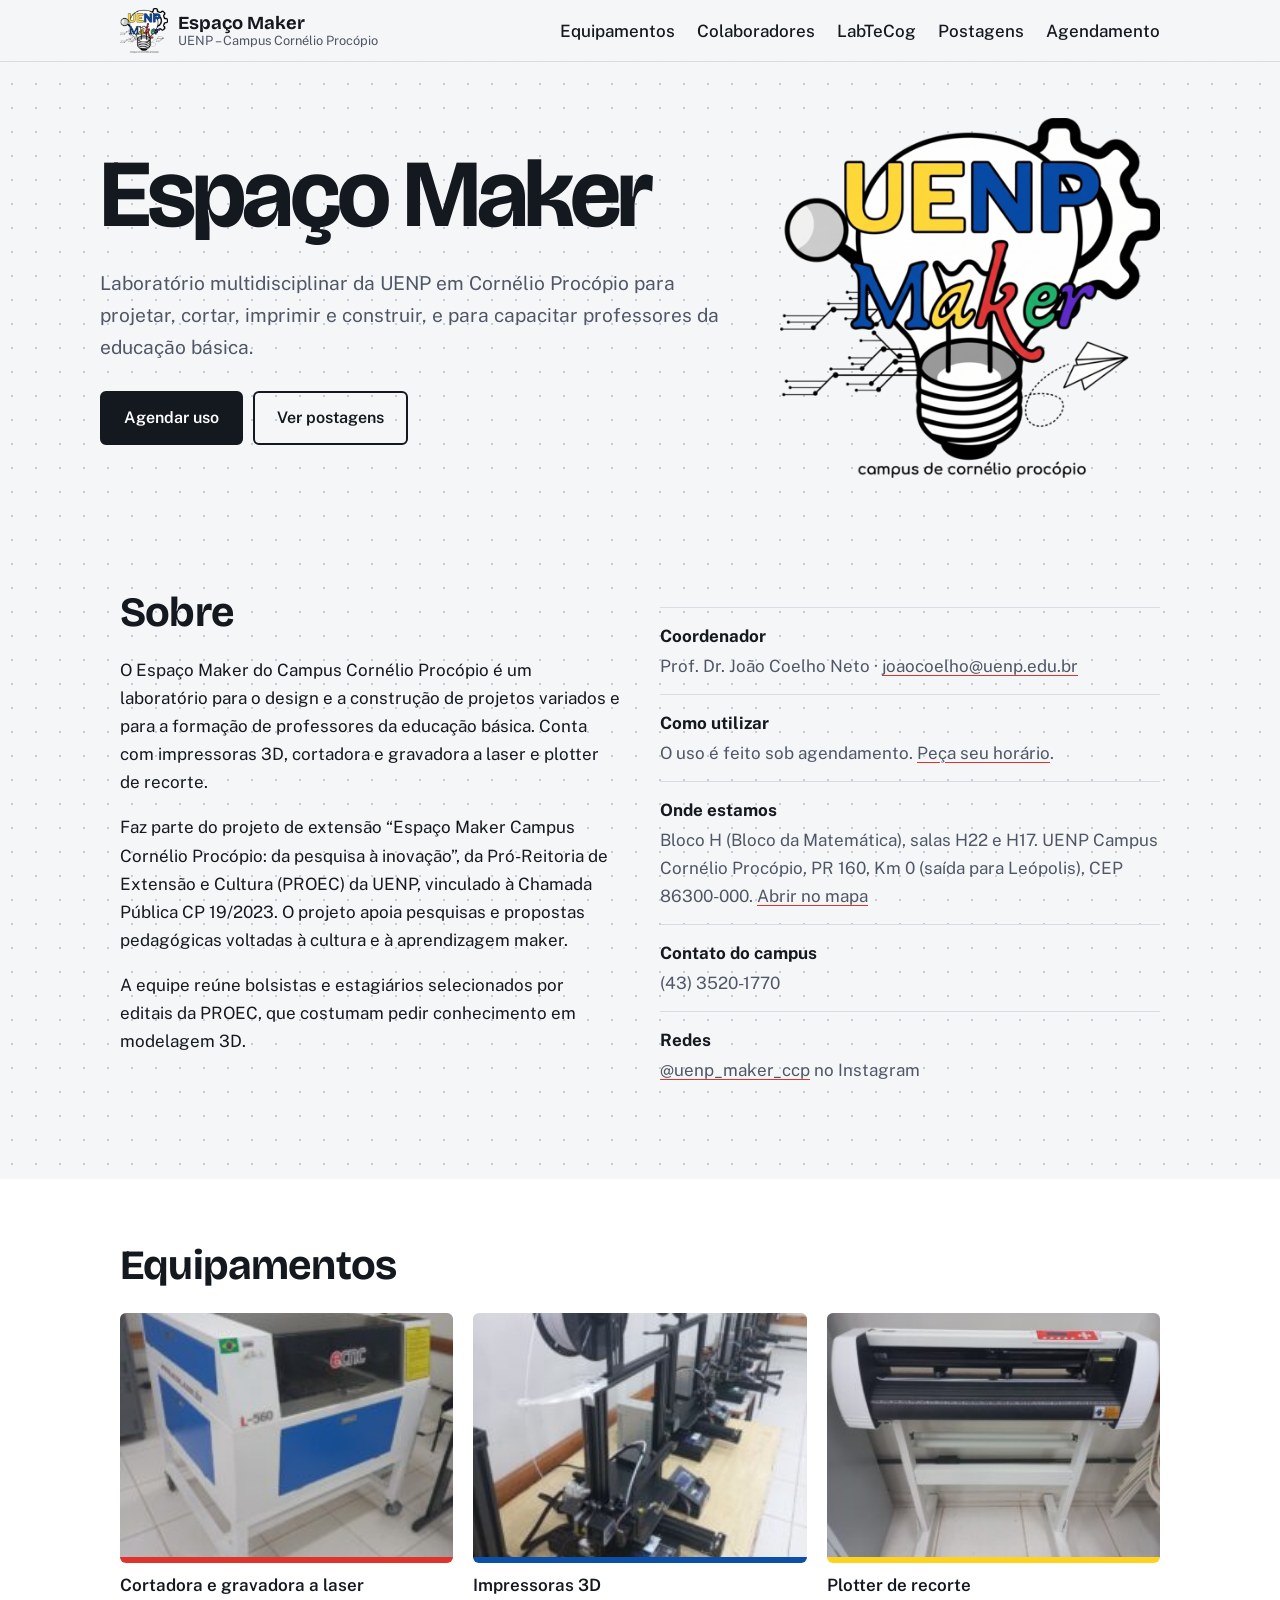
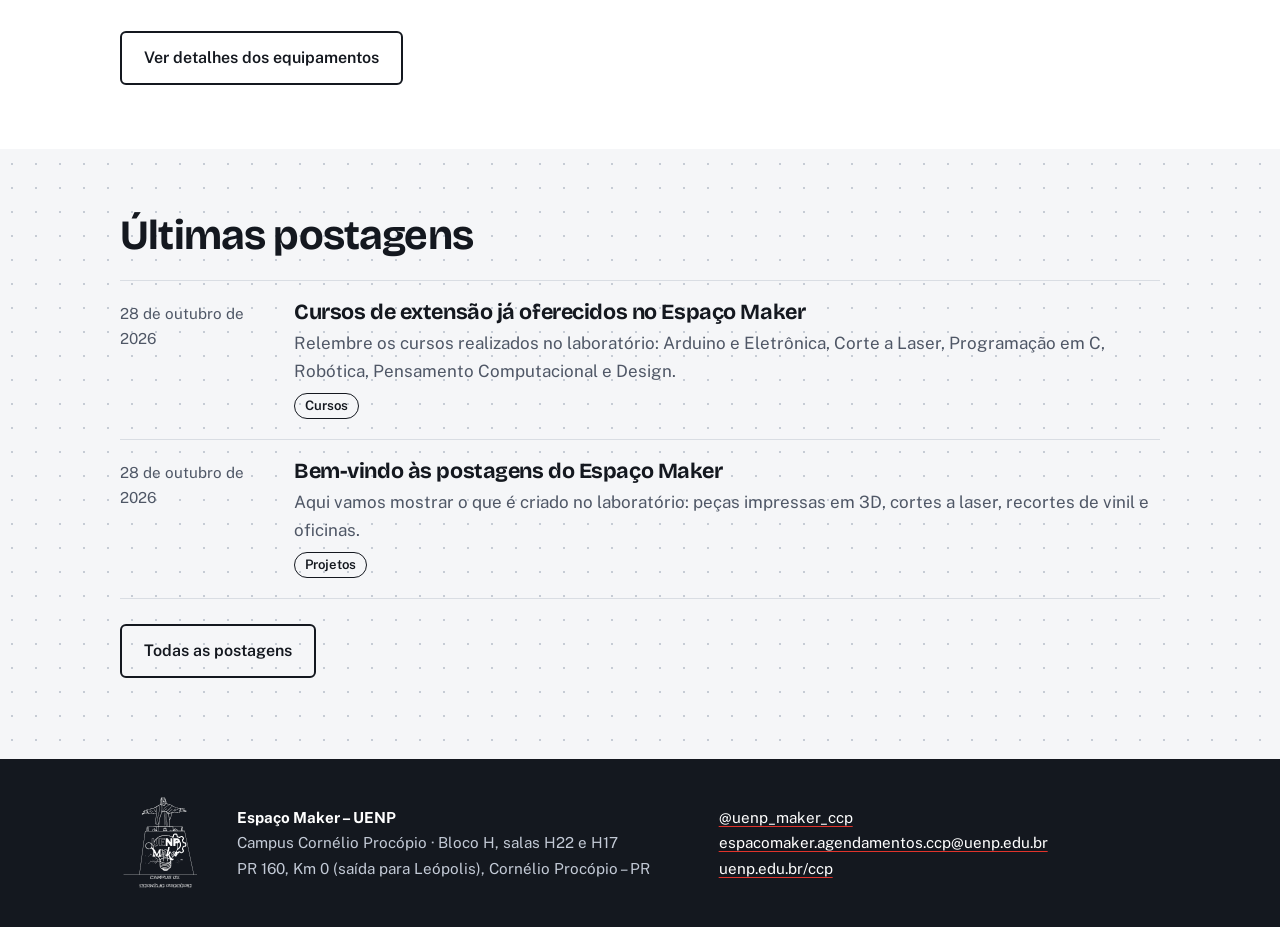
<file: index.html>
<!doctype html>
<html lang="pt-BR">

<head>
  <meta charset="utf-8" />
  <meta name="viewport" content="width=device-width, initial-scale=1" />
  <title>Espaço Maker – UENP Campus Cornélio Procópio</title>
  <meta name="description"
    content="Laboratório multidisciplinar da UENP em Cornélio Procópio com impressoras 3D, cortadora e gravadora a laser e plotter de recorte. Uso sob agendamento." />
  <meta property="og:title" content="Espaço Maker – UENP Campus Cornélio Procópio" />
  <meta property="og:description"
    content="Laboratório multidisciplinar da UENP em Cornélio Procópio com impressoras 3D, cortadora e gravadora a laser e plotter de recorte. Uso sob agendamento." />
  <meta property="og:image" content="assets/img/logo.png" />
  <link rel="icon" href="assets/img/favicon.png" />
  <link rel="preconnect" href="https://fonts.googleapis.com" />
  <link rel="preconnect" href="https://fonts.gstatic.com" crossorigin />
  <link
    href="https://fonts.googleapis.com/css2?family=Bricolage+Grotesque:wght@500;700;800&family=Public+Sans:wght@400;500;600;700&display=swap"
    rel="stylesheet" />
  <link rel="stylesheet" href="assets/style.css" />
</head>

<body>
  <header class="top" id="topo"></header>
  <main>
    <div class="wrap hero">
      <div>
        <h1>Espaço Maker</h1>
        <p>
          Laboratório multidisciplinar da UENP em Cornélio Procópio para
          projetar, cortar, imprimir e construir, e para capacitar professores
          da educação básica.
        </p>
        <a class="btn main" href="agendamento.html">Agendar uso</a><a class="btn" href="postagens/">Ver postagens</a>
      </div>
      <img src="assets/img/logo.png" alt="Logo UENP Maker: lâmpada com engrenagem e avião de papel" width="440"
        height="416" />
    </div>

    <section id="sobre">
      <div class="wrap cols">
        <div>
          <h2>Sobre</h2>
          <p>
            O Espaço Maker do Campus Cornélio Procópio é um laboratório para o
            design e a construção de projetos variados e para a formação de
            professores da educação básica. Conta com impressoras 3D,
            cortadora e gravadora a laser e plotter de recorte.
          </p>
          <p>
            Faz parte do projeto de extensão “Espaço Maker Campus Cornélio
            Procópio: da pesquisa à inovação”, da Pró-Reitoria de Extensão e
            Cultura (PROEC) da UENP, vinculado à Chamada Pública CP 19/2023. O
            projeto apoia pesquisas e propostas pedagógicas voltadas à cultura
            e à aprendizagem maker.
          </p>
          <p>
            A equipe reúne bolsistas e estagiários selecionados por editais da
            PROEC, que costumam pedir conhecimento em modelagem 3D.
          </p>
        </div>
        <dl class="facts">
          <div>
            <dt>Coordenador</dt>
            <dd>
              Prof. Dr. João Coelho Neto ·
              <a href="mailto:joaocoelho@uenp.edu.br">joaocoelho@uenp.edu.br</a>
            </dd>
          </div>
          <div>
            <dt>Como utilizar</dt>
            <dd>
              O uso é feito sob agendamento.
              <a href="agendamento.html">Peça seu horário</a>.
            </dd>
          </div>
          <div>
            <dt>Onde estamos</dt>
            <dd>
              Bloco H (Bloco da Matemática), salas H22 e H17. UENP Campus
              Cornélio Procópio, PR 160, Km 0 (saída para Leópolis), CEP
              86300-000.
              <a href="https://www.google.com/maps/search/?api=1&amp;query=UENP+Campus+Cornélio+Procópio">Abrir no
                mapa</a>
            </dd>
          </div>
          <div>
            <dt>Contato do campus</dt>
            <dd>(43) 3520-1770</dd>
          </div>
          <div>
            <dt>Redes</dt>
            <dd>
              <a href="https://www.instagram.com/uenp_maker_ccp/">@uenp_maker_ccp</a>
              no Instagram
            </dd>
          </div>
        </dl>
      </div>
    </section>

    <section style="background: #fff">
      <div class="wrap">
        <h2>Equipamentos</h2>
        <div class="thumbs">
          <a href="equipamentos.html" style="--k: var(--m)"><img src="assets/img/cortadora-laser.jpg" alt="" width="225"
              height="300" loading="lazy" />Cortadora e gravadora a laser</a>
          <a href="equipamentos.html" style="--k: var(--c)"><img src="assets/img/impressora-3d.jpg" alt="" width="225"
              height="300" loading="lazy" />Impressoras 3D</a>
          <a href="equipamentos.html" style="--k: var(--y)"><img src="assets/img/plotter.jpg" alt="" width="300"
              height="225" loading="lazy" />Plotter de recorte</a>
        </div>
        <a class="btn" href="equipamentos.html">Ver detalhes dos equipamentos</a>
      </div>
    </section>

    <section>
      <div class="wrap">
        <h2>Últimas postagens</h2>
        <div class="posts" id="lista-posts" data-limit="3"></div>
        <p><a class="btn" href="postagens/">Todas as postagens</a></p>
      </div>
    </section>
  </main>
  <footer id="rodape"></footer>
  <script src="postagens/posts.js"></script>
  <script src="assets/site.js"></script>
</body>

</html>
</file>
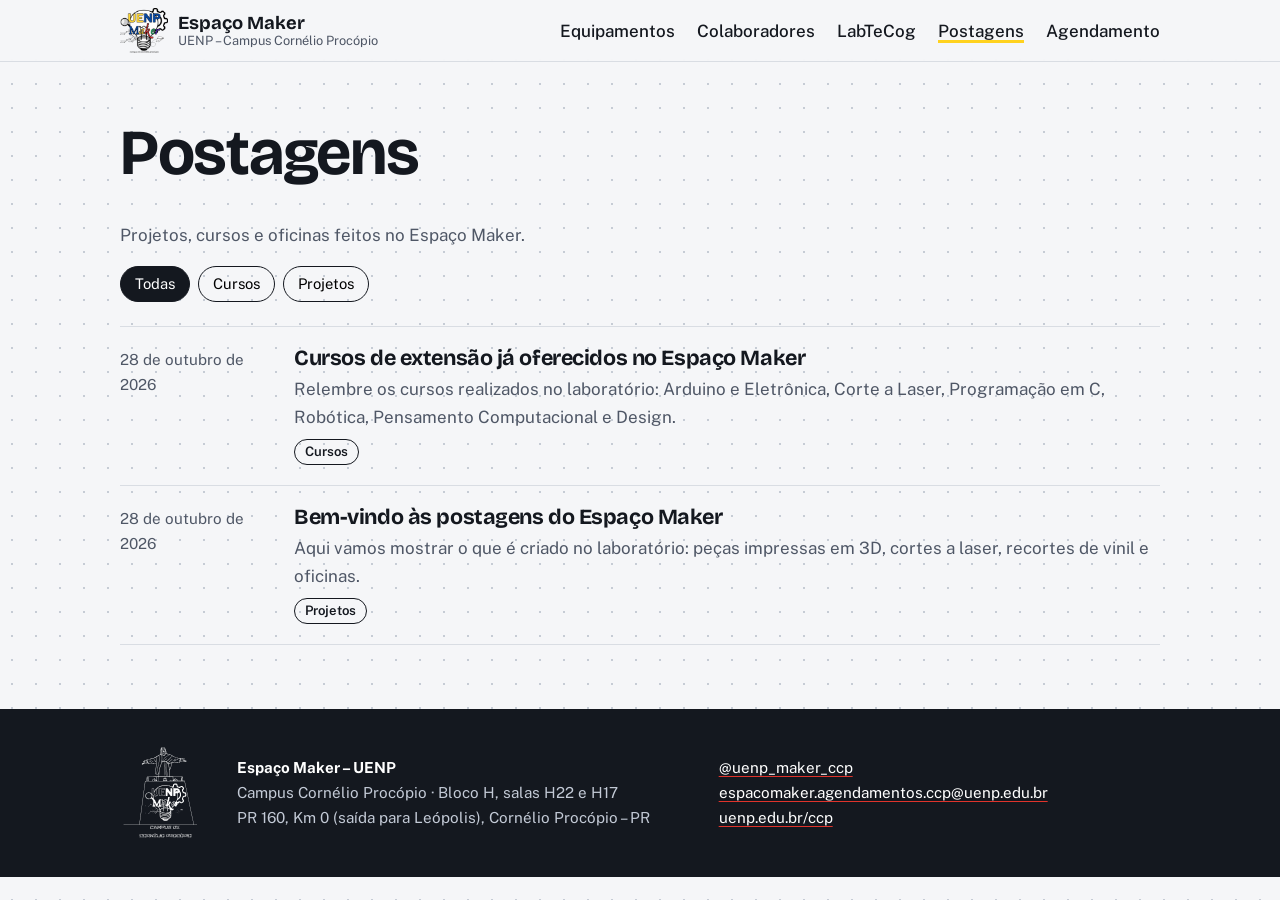
<file: postagens/index.html>
<!doctype html>
<html lang="pt-BR">
<head>
<meta charset="utf-8">
<meta name="viewport" content="width=device-width, initial-scale=1">
<title>Postagens – Espaço Maker UENP Cornélio Procópio</title>
<meta name="description" content="Projetos, cursos e oficinas feitos no Espaço Maker da UENP – Campus Cornélio Procópio.">
<link rel="icon" href="../assets/img/favicon.png">
<link rel="preconnect" href="https://fonts.googleapis.com"><link rel="preconnect" href="https://fonts.gstatic.com" crossorigin>
<link href="https://fonts.googleapis.com/css2?family=Bricolage+Grotesque:wght@500;700;800&family=Public+Sans:wght@400;500;600;700&display=swap" rel="stylesheet">
<link rel="stylesheet" href="../assets/style.css">
</head>
<body data-root="../">
<header class="top" id="topo"></header>
<main class="wrap" style="padding-top:56px;padding-bottom:64px">
  <h1 style="font-size:clamp(2.4rem,7vw,4rem)">Postagens</h1>
  <p style="color:var(--muted);max-width:36em">Projetos, cursos e oficinas feitos no Espaço Maker.</p>
  <div class="chips" id="filtros" role="group" aria-label="Filtrar por categoria"></div>
  <div class="posts" id="lista-posts"></div>
</main>
<footer id="rodape"></footer>
<script src="posts.js"></script>
<script src="../assets/site.js"></script>
</body>
</html>
</file>
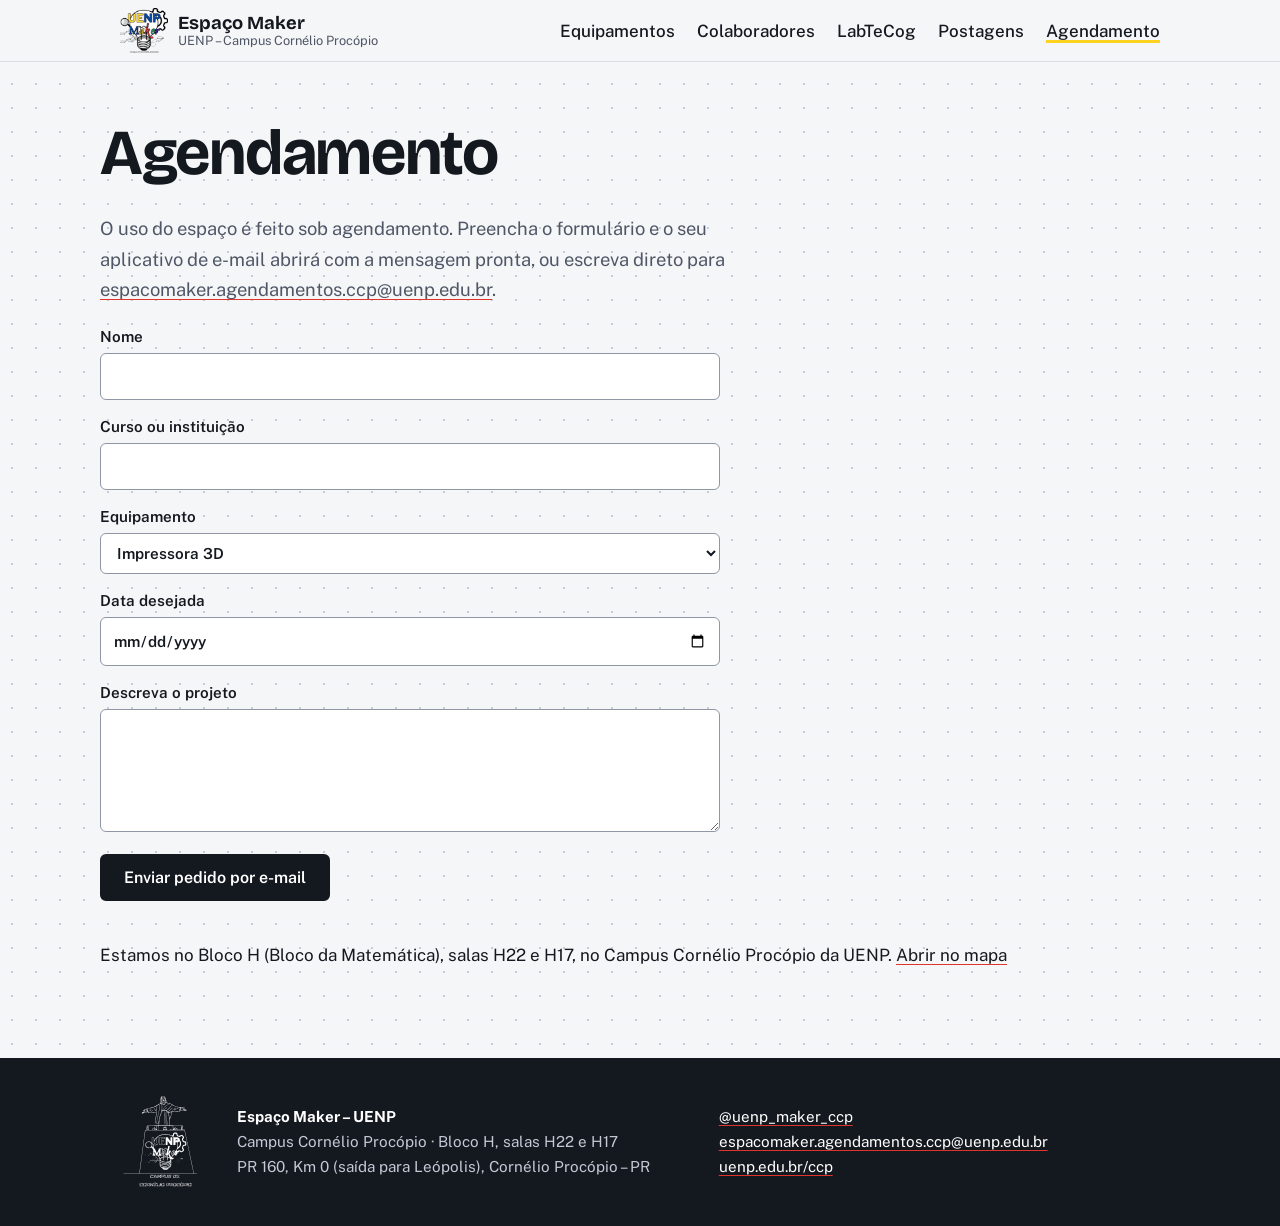
<file: agendamento.html>
<!doctype html>
<html lang="pt-BR">

<head>
  <meta charset="utf-8" />
  <meta name="viewport" content="width=device-width, initial-scale=1" />
  <title>Agendamento – Espaço Maker UENP Cornélio Procópio</title>
  <meta name="description"
    content="Como agendar o uso do Espaço Maker da UENP em Cornélio Procópio: formulário e e-mail de contato." />
  <meta property="og:title" content="Agendamento – Espaço Maker UENP Cornélio Procópio" />
  <meta property="og:description"
    content="Como agendar o uso do Espaço Maker da UENP em Cornélio Procópio: formulário e e-mail de contato." />
  <meta property="og:image" content="assets/img/logo.png" />
  <link rel="icon" href="assets/img/favicon.png" />
  <link rel="preconnect" href="https://fonts.googleapis.com" />
  <link rel="preconnect" href="https://fonts.gstatic.com" crossorigin />
  <link
    href="https://fonts.googleapis.com/css2?family=Bricolage+Grotesque:wght@500;700;800&family=Public+Sans:wght@400;500;600;700&display=swap"
    rel="stylesheet" />
  <link rel="stylesheet" href="assets/style.css" />
</head>

<body>
  <header class="top" id="topo"></header>
  <main>
    <div class="wrap page">
      <h1>Agendamento</h1>
      <p class="lead">
        O uso do espaço é feito sob agendamento. Preencha o formulário e o seu
        aplicativo de e-mail abrirá com a mensagem pronta, ou escreva direto
        para
        <a href="mailto:espacomaker.agendamentos.ccp@uenp.edu.br">espacomaker.agendamentos.ccp@uenp.edu.br</a>.
      </p>
      <form id="agenda">
        <label>Nome<input name="nome" required autocomplete="name" /></label>
        <label>Curso ou instituição<input name="inst" required /></label>
        <label>Equipamento
          <select name="equip">
            <option>Impressora 3D</option>
            <option>Cortadora e gravadora a laser</option>
            <option>Plotter de recorte</option>
            <option>Mais de um / não sei ainda</option>
          </select>
        </label>
        <label>Data desejada<input name="data" type="date" /></label>
        <label>Descreva o projeto<textarea name="desc" rows="4" required></textarea>
        </label>
        <div>
          <button class="btn main" type="submit">
            Enviar pedido por e-mail
          </button>
        </div>
      </form>
      <p style="margin-top: 40px">
        Estamos no Bloco H (Bloco da Matemática), salas H22 e H17, no Campus
        Cornélio Procópio da UENP.
        <a href="https://www.google.com/maps/search/?api=1&amp;query=UENP+Campus+Cornélio+Procópio">Abrir no mapa</a>
      </p>
    </div>
  </main>
  <footer id="rodape"></footer>
  <script src="assets/site.js"></script>
</body>

</html>
</file>
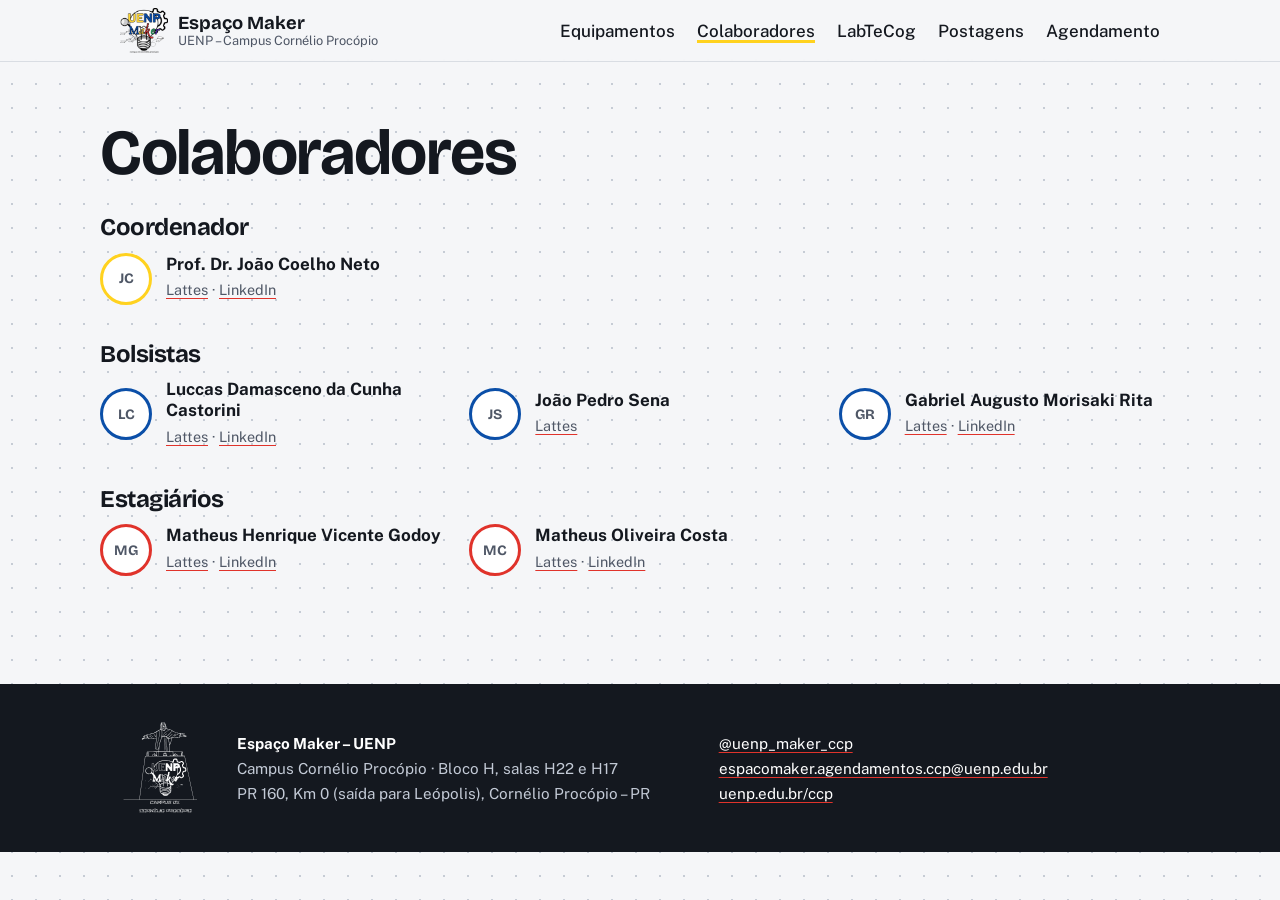
<file: colaboradores.html>
<!doctype html>
<html lang="pt-BR">

<head>
  <meta charset="utf-8" />
  <meta name="viewport" content="width=device-width, initial-scale=1" />
  <title>Colaboradores – Espaço Maker UENP Cornélio Procópio</title>
  <meta name="description"
    content="Coordenador, bolsistas e estagiários do Espaço Maker da UENP em Cornélio Procópio." />
  <meta property="og:title" content="Colaboradores – Espaço Maker UENP Cornélio Procópio" />
  <meta property="og:description"
    content="Coordenador, bolsistas e estagiários do Espaço Maker da UENP em Cornélio Procópio." />
  <meta property="og:image" content="assets/img/logo.png" />
  <link rel="icon" href="assets/img/favicon.png" />
  <link rel="preconnect" href="https://fonts.googleapis.com" />
  <link rel="preconnect" href="https://fonts.gstatic.com" crossorigin />
  <link
    href="https://fonts.googleapis.com/css2?family=Bricolage+Grotesque:wght@500;700;800&family=Public+Sans:wght@400;500;600;700&display=swap"
    rel="stylesheet" />
  <link rel="stylesheet" href="assets/style.css" />
</head>

<body>
  <header class="top" id="topo"></header>
  <main>
    <div class="wrap page">
      <h1>Colaboradores</h1>
      <h2 style="font-size: 1.5rem">Coordenador</h2>
      <div class="team">
        <div class="person" style="--k: var(--y)">
          <span class="av" aria-hidden="true">JC</span>
          <div>
            <b>Prof. Dr. João Coelho Neto</b><span><a href="http://lattes.cnpq.br/2482014486805534">Lattes</a> ·
              <a href="https://www.linkedin.com/in/joao-coelho-neto-29659823a/">LinkedIn</a></span>
          </div>
        </div>
      </div>
      <h2 style="font-size: 1.5rem">Bolsistas</h2>
      <div class="team">
        <div class="person" style="--k: var(--c)">
          <span class="av" aria-hidden="true">LC</span>
          <div>
            <b>Luccas Damasceno da Cunha Castorini</b><span><a href="http://lattes.cnpq.br/8681072297497899">Lattes</a>
              ·
              <a href="https://www.linkedin.com/in/castorini/">LinkedIn</a></span>
          </div>
        </div>
        <div class="person" style="--k: var(--c)">
          <span class="av" aria-hidden="true">JS</span>
          <div>
            <b>João Pedro Sena</b><span><a href="http://lattes.cnpq.br/0050478504048029">Lattes</a></span>
          </div>
        </div>
        <div class="person" style="--k: var(--c)">
          <span class="av" aria-hidden="true">GR</span>
          <div>
            <b>Gabriel Augusto Morisaki Rita</b><span><a href="http://lattes.cnpq.br/4289583292982108">Lattes</a> ·
              <a href="https://www.linkedin.com/in/gasakiri/">LinkedIn</a></span>
          </div>
        </div>
      </div>
      <h2 style="font-size: 1.5rem">Estagiários</h2>
      <div class="team">
        <div class="person" style="--k: var(--m)">
          <span class="av" aria-hidden="true">MG</span>
          <div>
            <b>Matheus Henrique Vicente Godoy</b><span><a href="http://lattes.cnpq.br/0611920686521852">Lattes</a> ·
              <a href="https://www.linkedin.com/in/matheus-henrique-vicente-godoy-87b0243ab/">LinkedIn</a></span>
          </div>
        </div>
        <div class="person" style="--k: var(--m)">
          <span class="av" aria-hidden="true">MC</span>
          <div>
            <b>Matheus Oliveira Costa</b><span><a href="https://lattes.cnpq.br/1109245377366121">Lattes</a> ·
              <a href="https://www.linkedin.com/in/matheus-oliveira-costa-9b81352b0/">LinkedIn</a></span>
          </div>
        </div>
      </div>
    </div>
  </main>
  <footer id="rodape"></footer>
  <script src="assets/site.js"></script>
</body>

</html>
</file>
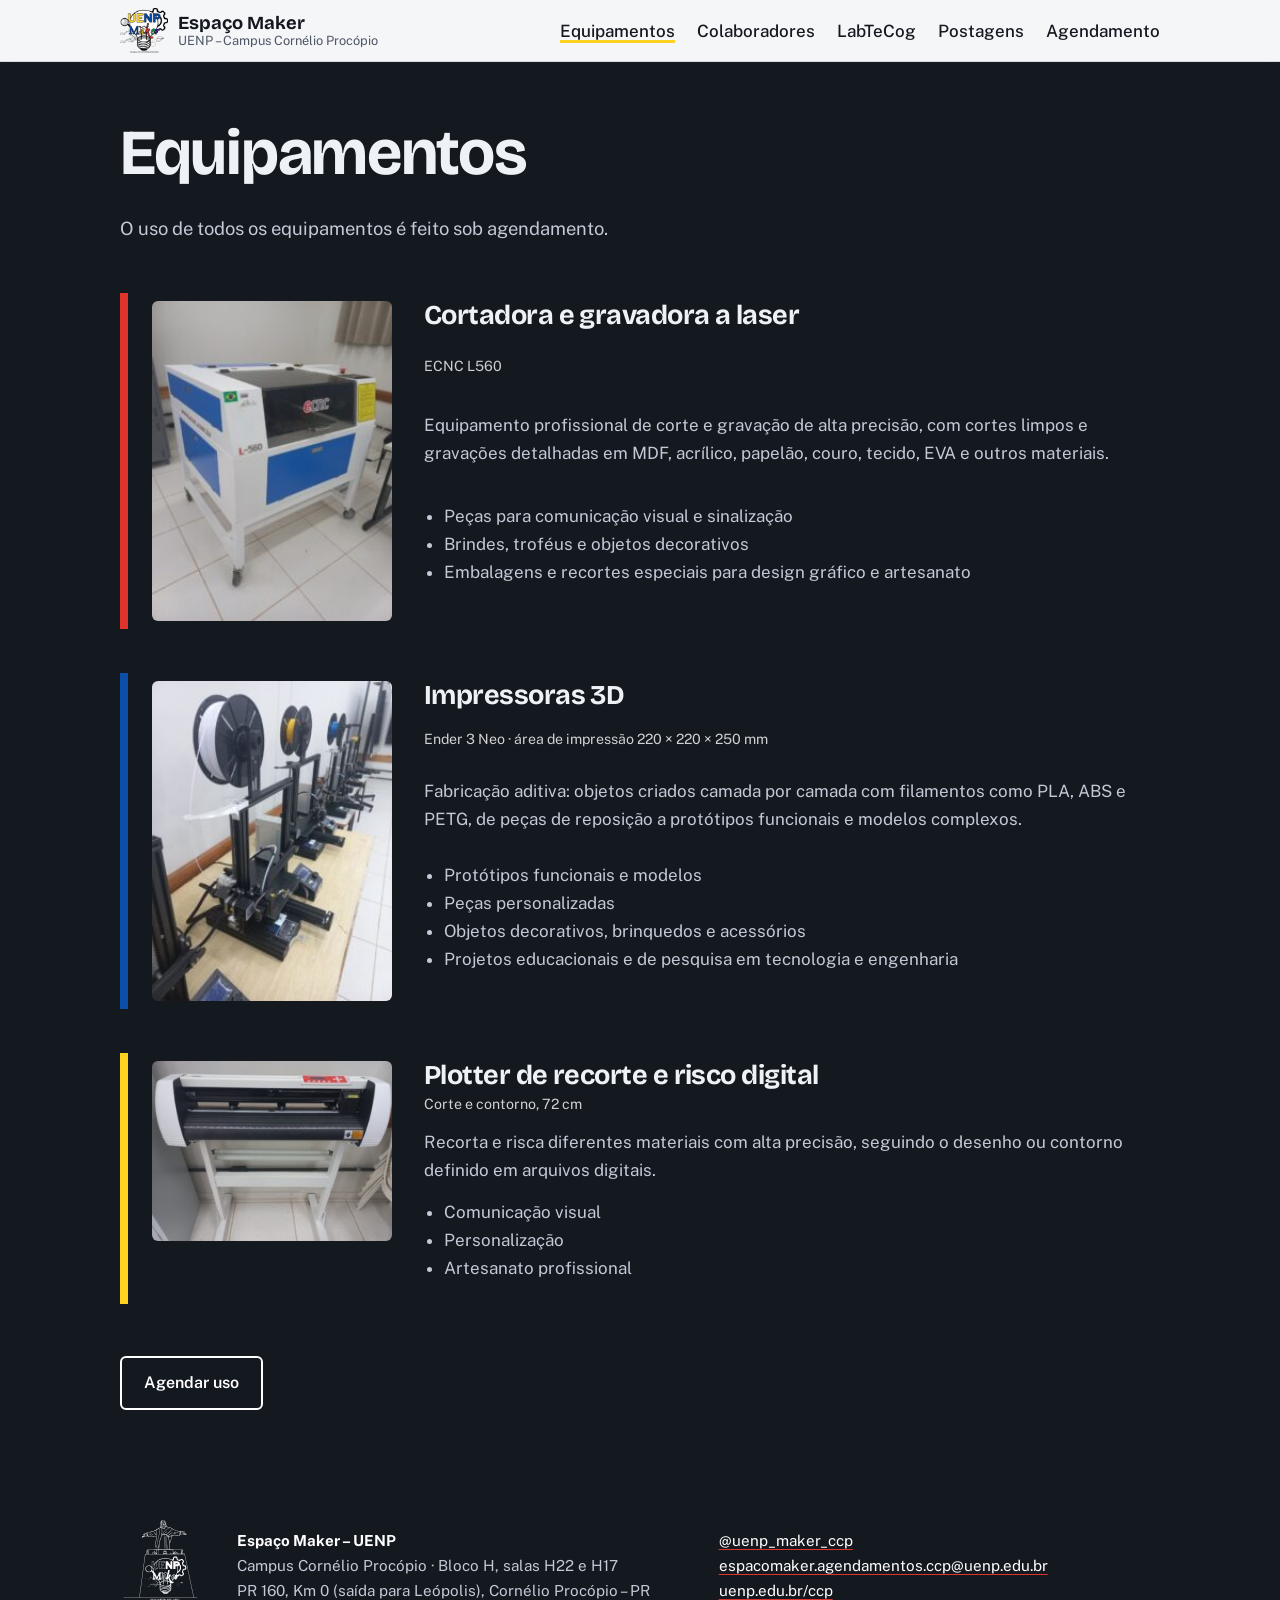
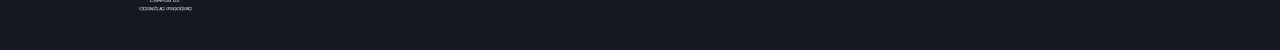
<file: equipamentos.html>
<!doctype html>
<html lang="pt-BR">

<head>
  <meta charset="utf-8" />
  <meta name="viewport" content="width=device-width, initial-scale=1" />
  <title>Equipamentos – Espaço Maker UENP Cornélio Procópio</title>
  <meta name="description"
    content="Cortadora e gravadora a laser ECNC L560, impressoras 3D Ender 3 Neo e plotter de recorte do Espaço Maker da UENP em Cornélio Procópio." />
  <meta property="og:title" content="Equipamentos – Espaço Maker UENP Cornélio Procópio" />
  <meta property="og:description"
    content="Cortadora e gravadora a laser ECNC L560, impressoras 3D Ender 3 Neo e plotter de recorte do Espaço Maker da UENP em Cornélio Procópio." />
  <meta property="og:image" content="assets/img/logo.png" />
  <link rel="icon" href="assets/img/favicon.png" />
  <link rel="preconnect" href="https://fonts.googleapis.com" />
  <link rel="preconnect" href="https://fonts.gstatic.com" crossorigin />
  <link
    href="https://fonts.googleapis.com/css2?family=Bricolage+Grotesque:wght@500;700;800&family=Public+Sans:wght@400;500;600;700&display=swap"
    rel="stylesheet" />
  <link rel="stylesheet" href="assets/style.css" />
</head>

<body>
  <header class="top" id="topo"></header>
  <main>
    <section class="dark page">
      <div class="wrap">
        <h1>Equipamentos</h1>
        <p class="lead" style="color: #c3cad6; margin-bottom: 48px">
          O uso de todos os equipamentos é feito sob agendamento.
        </p>
        <div class="eq" style="--k: var(--m)">
          <img src="assets/img/cortadora-laser.jpg"
            alt="Cortadora a laser ECNC L560 azul e branca sobre suporte com rodas" width="225" height="300"
            loading="lazy" />
          <h3>Cortadora e gravadora a laser</h3>
          <small>ECNC L560</small>
          <p>
            Equipamento profissional de corte e gravação de alta precisão, com
            cortes limpos e gravações detalhadas em MDF, acrílico, papelão,
            couro, tecido, EVA e outros materiais.
          </p>
          <ul>
            <li>Peças para comunicação visual e sinalização</li>
            <li>Brindes, troféus e objetos decorativos</li>
            <li>
              Embalagens e recortes especiais para design gráfico e artesanato
            </li>
          </ul>
        </div>
        <div class="eq" style="--k: var(--c)">
          <img src="assets/img/impressora-3d.jpg"
            alt="Fileira de impressoras 3D Ender 3 Neo sobre a bancada, com carretéis de filamento" width="225"
            height="300" loading="lazy" />
          <h3>Impressoras 3D</h3>
          <small>Ender 3 Neo · área de impressão 220 × 220 × 250 mm</small>
          <p>
            Fabricação aditiva: objetos criados camada por camada com
            filamentos como PLA, ABS e PETG, de peças de reposição a
            protótipos funcionais e modelos complexos.
          </p>
          <ul>
            <li>Protótipos funcionais e modelos</li>
            <li>Peças personalizadas</li>
            <li>Objetos decorativos, brinquedos e acessórios</li>
            <li>
              Projetos educacionais e de pesquisa em tecnologia e engenharia
            </li>
          </ul>
        </div>
        <div class="eq" style="--k: var(--y)">
          <img src="assets/img/plotter.jpg" alt="Plotter de recorte e risco digital de 72 cm sobre suporte" width="300"
            height="225" loading="lazy" />
          <h3>Plotter de recorte e risco digital</h3>
          <small>Corte e contorno, 72 cm</small>
          <p>
            Recorta e risca diferentes materiais com alta precisão, seguindo o
            desenho ou contorno definido em arquivos digitais.
          </p>
          <ul>
            <li>Comunicação visual</li>
            <li>Personalização</li>
            <li>Artesanato profissional</li>
          </ul>
        </div>
        <a class="btn" style="color: #fff; border-color: #fff" href="agendamento.html">Agendar uso</a>
      </div>
    </section>
  </main>
  <footer id="rodape"></footer>
  <script src="assets/site.js"></script>
</body>

</html>
</file>
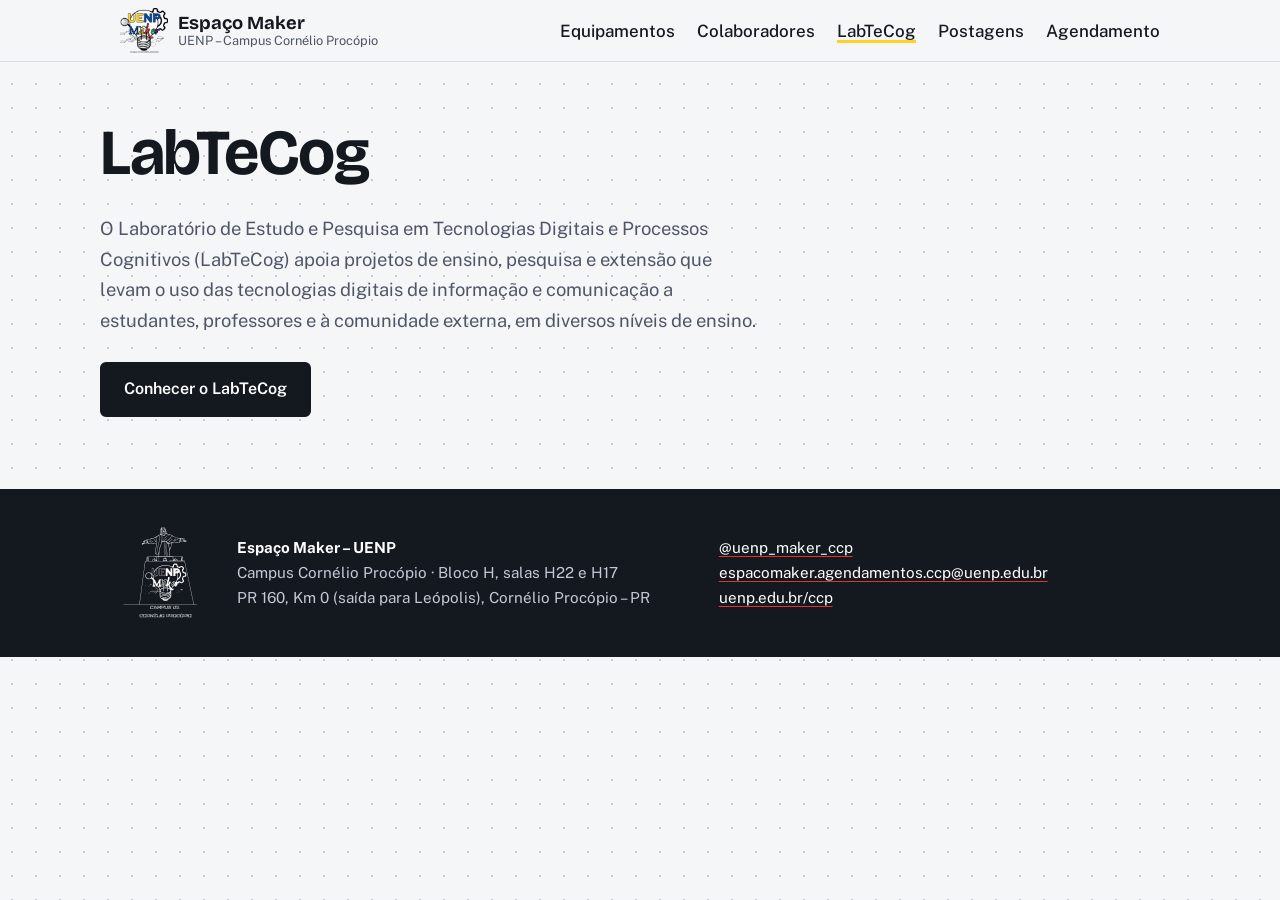
<file: labtecog.html>
<!doctype html>
<html lang="pt-BR">

<head>
  <meta charset="utf-8" />
  <meta name="viewport" content="width=device-width, initial-scale=1" />
  <title>LabTeCog – Espaço Maker UENP Cornélio Procópio</title>
  <meta name="description"
    content="Laboratório de Estudo e Pesquisa em Tecnologias Digitais e Processos Cognitivos da UENP." />
  <meta property="og:title" content="LabTeCog – Espaço Maker UENP Cornélio Procópio" />
  <meta property="og:description"
    content="Laboratório de Estudo e Pesquisa em Tecnologias Digitais e Processos Cognitivos da UENP." />
  <meta property="og:image" content="assets/img/logo.png" />
  <link rel="icon" href="assets/img/favicon.png" />
  <link rel="preconnect" href="https://fonts.googleapis.com" />
  <link rel="preconnect" href="https://fonts.gstatic.com" crossorigin />
  <link
    href="https://fonts.googleapis.com/css2?family=Bricolage+Grotesque:wght@500;700;800&family=Public+Sans:wght@400;500;600;700&display=swap"
    rel="stylesheet" />
  <link rel="stylesheet" href="assets/style.css" />
</head>

<body>
  <header class="top" id="topo"></header>
  <main>
    <div class="wrap page">
      <h1>LabTeCog</h1>
      <p class="lead">
        O Laboratório de Estudo e Pesquisa em Tecnologias Digitais e Processos
        Cognitivos (LabTeCog) apoia projetos de ensino, pesquisa e extensão
        que levam o uso das tecnologias digitais de informação e comunicação a
        estudantes, professores e à comunidade externa, em diversos níveis de
        ensino.
      </p>
      <a class="btn main" href="https://labtecog.uenp.edu.br/">Conhecer o LabTeCog</a>
    </div>
  </main>
  <footer id="rodape"></footer>
  <script src="assets/site.js"></script>
</body>

</html>
</file>
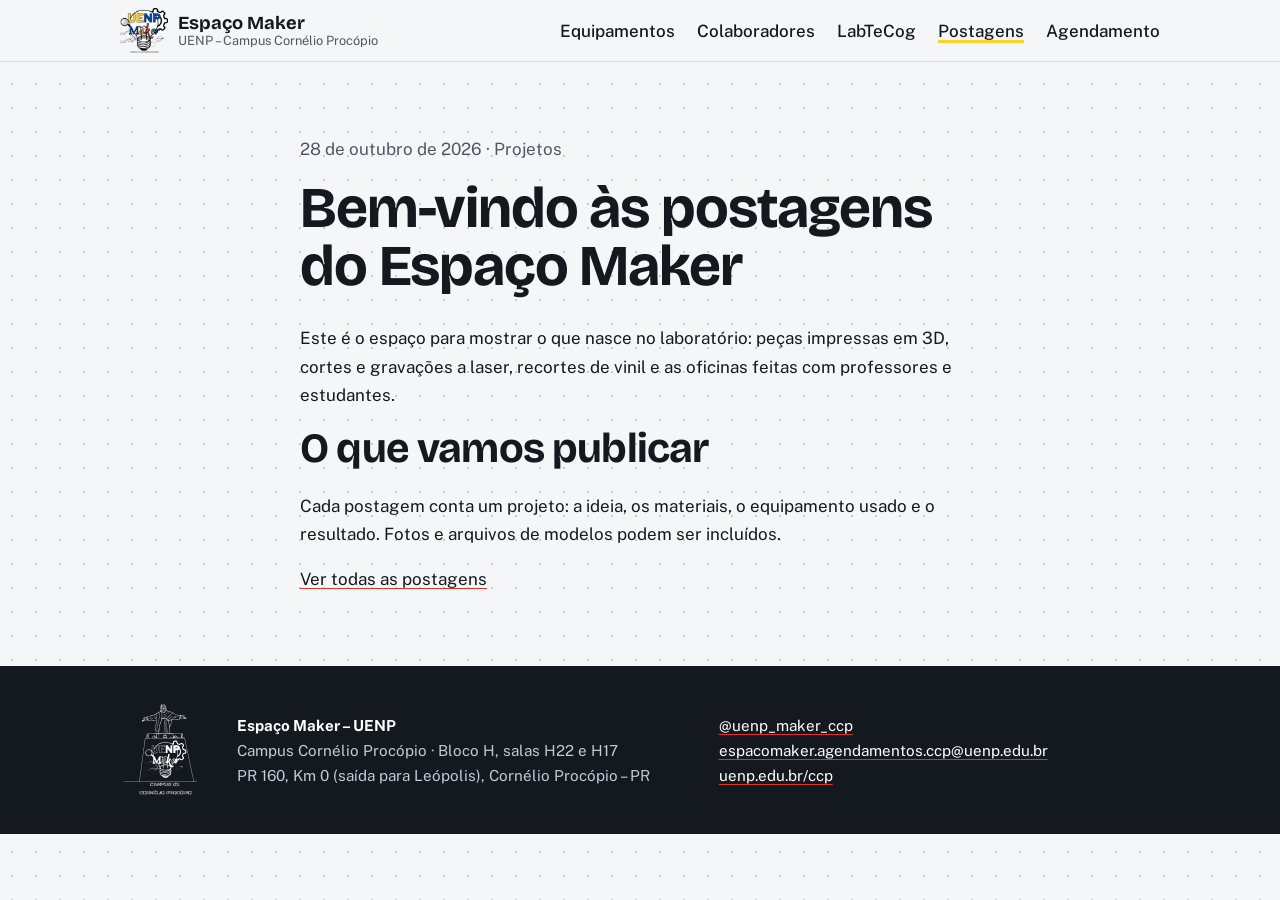
<file: postagens/bem-vindo.html>
<!doctype html>
<html lang="pt-BR">
<head>
<meta charset="utf-8">
<meta name="viewport" content="width=device-width, initial-scale=1">
<title>Bem-vindo às postagens do Espaço Maker</title>
<meta name="description" content="Aqui vamos mostrar o que é criado no Espaço Maker da UENP em Cornélio Procópio.">
<link rel="icon" href="../assets/img/favicon.png">
<link rel="preconnect" href="https://fonts.googleapis.com"><link rel="preconnect" href="https://fonts.gstatic.com" crossorigin>
<link href="https://fonts.googleapis.com/css2?family=Bricolage+Grotesque:wght@500;700;800&family=Public+Sans:wght@400;500;600;700&display=swap" rel="stylesheet">
<link rel="stylesheet" href="../assets/style.css">
</head>
<body data-root="../">
<header class="top" id="topo"></header>
<main class="post">
  <p class="meta"><time datetime="2026-10-28">28 de outubro de 2026</time> · Projetos</p>
  <h1>Bem-vindo às postagens do Espaço Maker</h1>
  <p>Este é o espaço para mostrar o que nasce no laboratório: peças impressas em 3D, cortes e gravações a laser, recortes de vinil e as oficinas feitas com professores e estudantes.</p>
  <h2>O que vamos publicar</h2>
  <p>Cada postagem conta um projeto: a ideia, os materiais, o equipamento usado e o resultado. Fotos e arquivos de modelos podem ser incluídos.</p>
  <!-- Exemplo de imagem: coloque o arquivo em postagens/img/ e descomente
  <figure><img src="img/minha-peca.jpg" alt="Descreva a imagem"><figcaption>Legenda da foto.</figcaption></figure> -->
  <p><a href="index.html">Ver todas as postagens</a></p>
</main>
<footer id="rodape"></footer>
<script src="../assets/site.js"></script>
</body>
</html>
</file>
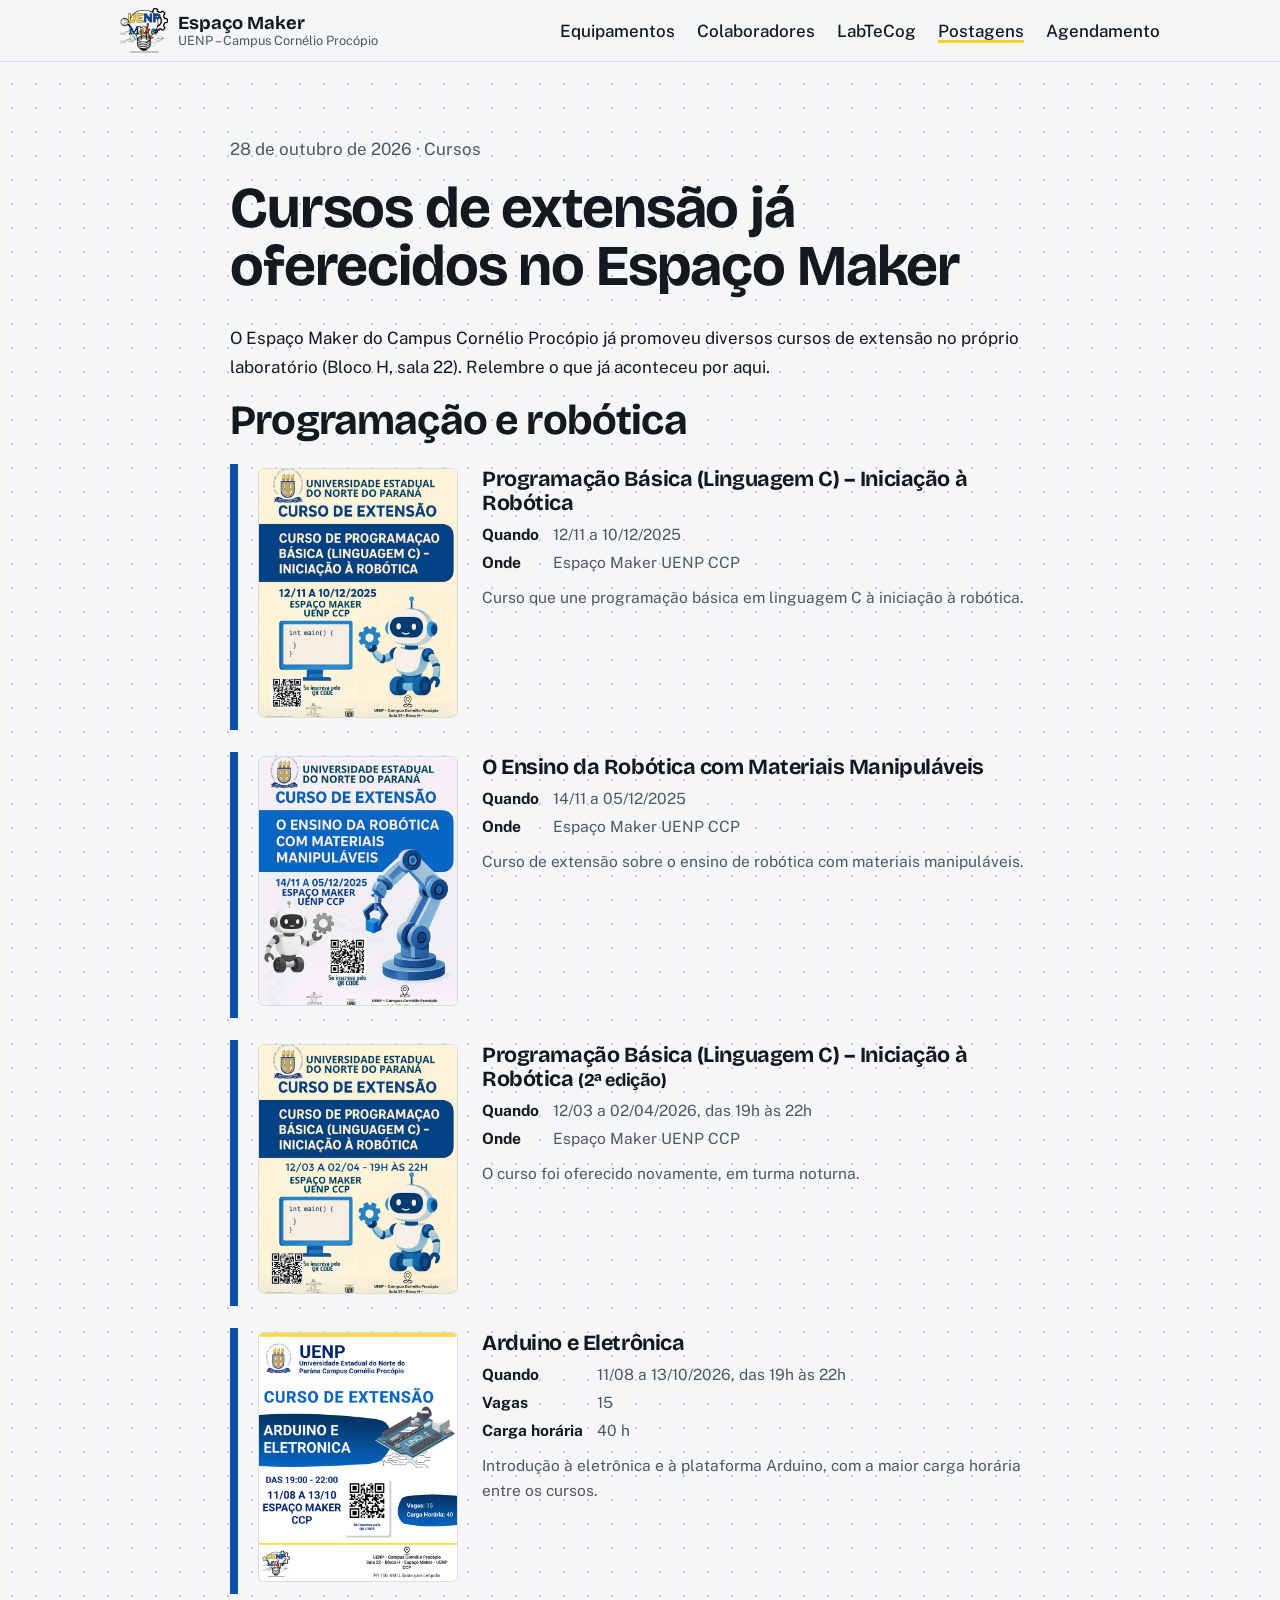
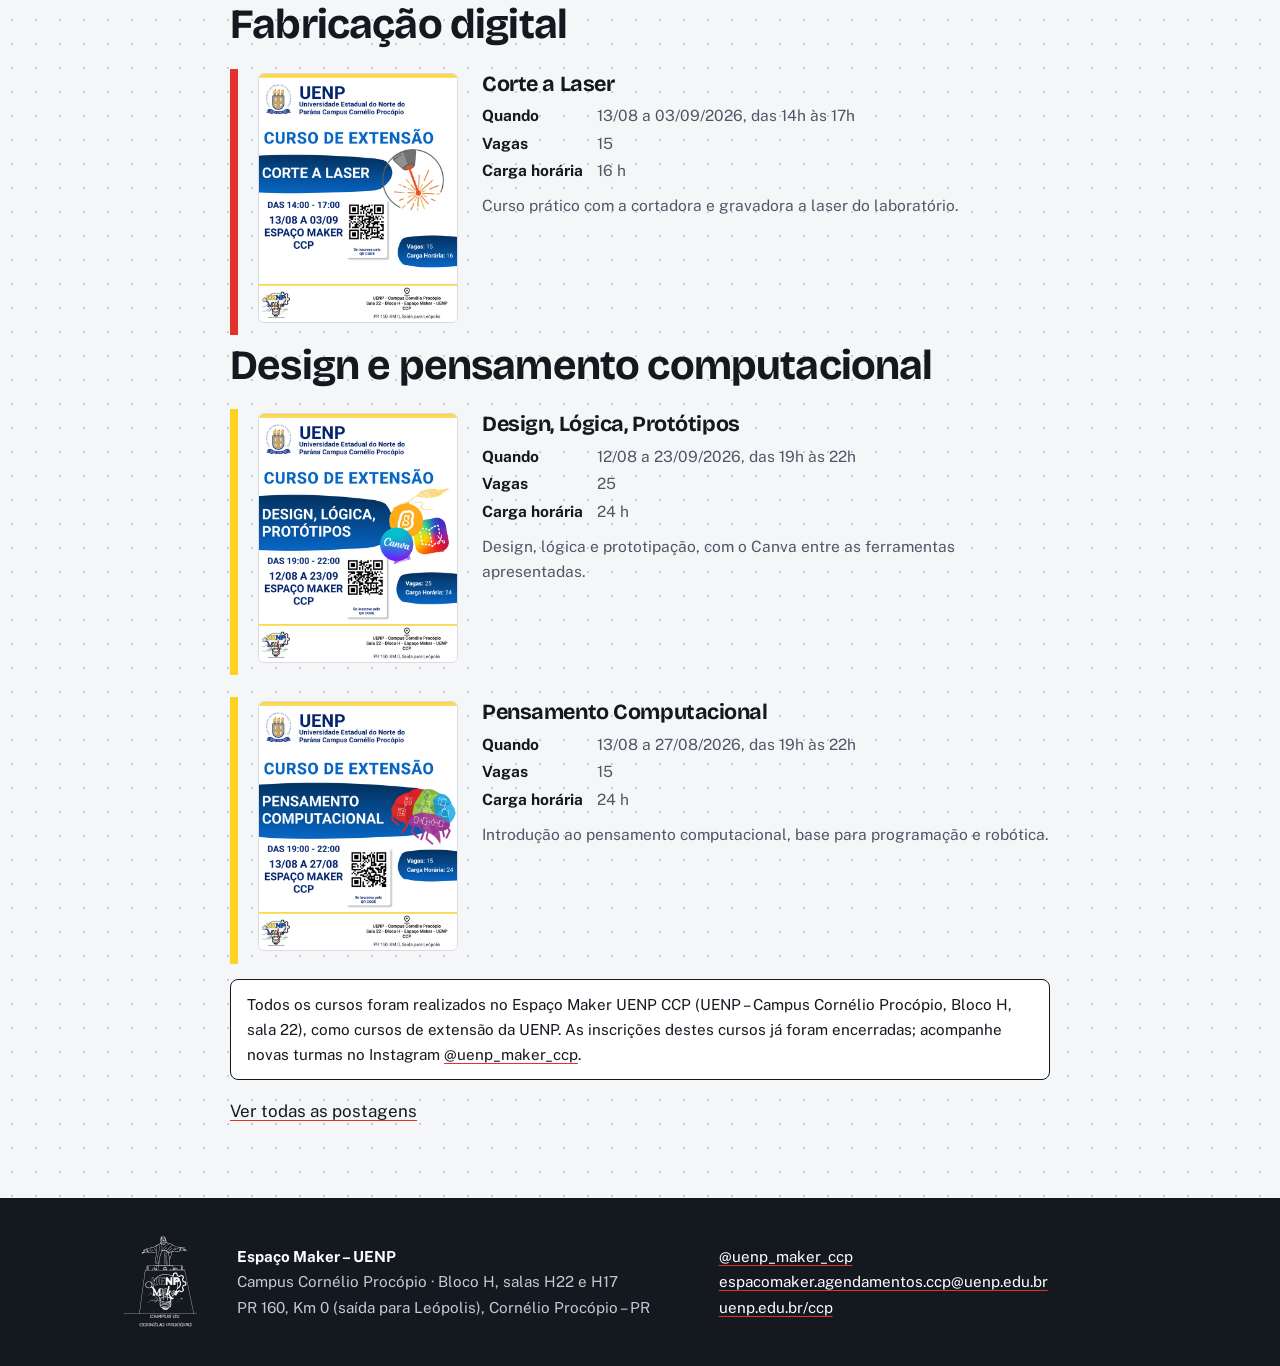
<file: postagens/cursos-anteriores.html>
<!doctype html>
<html lang="pt-BR">
  <head>
    <meta charset="utf-8" />
    <meta name="viewport" content="width=device-width, initial-scale=1" />
    <title>Cursos de extensão já oferecidos – Espaço Maker</title>
    <meta
      name="description"
      content="Relembre os cursos de extensão já realizados no Espaço Maker da UENP em Cornélio Procópio: Arduino, corte a laser, programação em C, robótica e mais."
    />
    <link rel="icon" href="../assets/img/favicon.png" />
    <link rel="preconnect" href="https://fonts.googleapis.com" />
    <link rel="preconnect" href="https://fonts.gstatic.com" crossorigin />
    <link
      href="https://fonts.googleapis.com/css2?family=Bricolage+Grotesque:wght@500;700;800&family=Public+Sans:wght@400;500;600;700&display=swap"
      rel="stylesheet"
    />
    <link rel="stylesheet" href="../assets/style.css" />
    <style>
      .post {
        max-width: 860px;
      }
      .cursos {
        display: grid;
        gap: 22px;
        margin: 20px 0 8px;
      }
      .curso {
        display: grid;
        grid-template-columns: 200px 1fr;
        gap: 6px 24px;
        align-items: start;
        border-left: 8px solid var(--k);
        padding: 4px 0 4px 20px;
      }
      .curso a.cartaz {
        display: block;
      }
      .curso img {
        width: 100%;
        aspect-ratio: 4/5;
        object-fit: cover;
        object-position: top;
        border-radius: 6px;
        border: 1px solid var(--line);
        margin: 0;
      }
      .curso h3 {
        margin: 0 0 0.3em;
      }
      .curso dl {
        margin: 0;
        display: grid;
        grid-template-columns: auto 1fr;
        gap: 2px 14px;
        font-size: 0.97rem;
      }
      .curso dt {
        font-weight: 700;
      }
      .curso dd {
        margin: 0;
        color: var(--muted);
      }
      .curso p {
        margin: 0.6em 0 0;
        color: var(--muted);
        font-size: 0.97rem;
      }
      .nota {
        border: 1.5px solid var(--ink);
        border-radius: 8px;
        padding: 12px 16px;
        background: #fff;
        font-size: 0.95rem;
      }
      @media (max-width: 760px) {
        .curso {
          grid-template-columns: 1fr;
          padding-left: 14px;
        }
        .curso img {
          max-width: 240px;
        }
      }
    </style>
  </head>
  <body data-root="../">
    <header class="top" id="topo"></header>
    <main class="post">
      <p class="meta">
        <time datetime="2026-10-28">28 de outubro de 2026</time> · Cursos
      </p>
      <h1>Cursos de extensão já oferecidos no Espaço Maker</h1>
      <p>
        O Espaço Maker do Campus Cornélio Procópio já promoveu diversos cursos
        de extensão no próprio laboratório (Bloco H, sala 22). Relembre o que já
        aconteceu por aqui.
      </p>

      <h2>Programação e robótica</h2>
      <div class="cursos">
        <article class="curso" style="--k: var(--c)">
          <a class="cartaz" href="img/cartaz-programacao-c-nov-2025.jpg"
            ><img
              src="img/cartaz-programacao-c-nov-2025.jpg"
              alt="Cartaz do curso de Programação Básica (Linguagem C) – Iniciação à Robótica, de 12/11 a 10/12/2025"
              loading="lazy"
          /></a>
          <div>
            <h3>Programação Básica (Linguagem C) – Iniciação à Robótica</h3>
            <dl>
              <dt>Quando</dt>
              <dd>12/11 a 10/12/2025</dd>
              <dt>Onde</dt>
              <dd>Espaço Maker UENP CCP</dd>
            </dl>
            <p>
              Curso que une programação básica em linguagem C à iniciação à
              robótica.
            </p>
          </div>
        </article>
        <article class="curso" style="--k: var(--c)">
          <a class="cartaz" href="img/cartaz-robotica-manipulaveis.jpg"
            ><img
              src="img/cartaz-robotica-manipulaveis.jpg"
              alt="Cartaz do curso O Ensino da Robótica com Materiais Manipuláveis, de 14/11 a 05/12/2025"
              loading="lazy"
          /></a>
          <div>
            <h3>O Ensino da Robótica com Materiais Manipuláveis</h3>
            <dl>
              <dt>Quando</dt>
              <dd>14/11 a 05/12/2025</dd>
              <dt>Onde</dt>
              <dd>Espaço Maker UENP CCP</dd>
            </dl>
            <p>
              Curso de extensão sobre o ensino de robótica com materiais
              manipuláveis.
            </p>
          </div>
        </article>
        <article class="curso" style="--k: var(--c)">
          <a class="cartaz" href="img/cartaz-programacao-c-mar-abr.jpg"
            ><img
              src="img/cartaz-programacao-c-mar-abr.jpg"
              alt="Cartaz do curso de Programação Básica (Linguagem C) – Iniciação à Robótica, de 12/03 a 02/04/2026, das 19h às 22h"
              loading="lazy"
          /></a>
          <div>
            <h3>
              Programação Básica (Linguagem C) – Iniciação à Robótica
              <small>(2ª edição)</small>
            </h3>
            <dl>
              <dt>Quando</dt>
              <dd>12/03 a 02/04/2026, das 19h às 22h</dd>
              <dt>Onde</dt>
              <dd>Espaço Maker UENP CCP</dd>
            </dl>
            <p>O curso foi oferecido novamente, em turma noturna.</p>
          </div>
        </article>
        <article class="curso" style="--k: var(--c)">
          <a class="cartaz" href="img/cartaz-arduino-eletronica.jpg"
            ><img
              src="img/cartaz-arduino-eletronica.jpg"
              alt="Cartaz do curso Arduino e Eletrônica, de 11/08 a 13/10/2026, das 19h às 22h"
              loading="lazy"
          /></a>
          <div>
            <h3>Arduino e Eletrônica</h3>
            <dl>
              <dt>Quando</dt>
              <dd>11/08 a 13/10/2026, das 19h às 22h</dd>
              <dt>Vagas</dt>
              <dd>15</dd>
              <dt>Carga horária</dt>
              <dd>40 h</dd>
            </dl>
            <p>
              Introdução à eletrônica e à plataforma Arduino, com a maior carga
              horária entre os cursos.
            </p>
          </div>
        </article>
      </div>

      <h2>Fabricação digital</h2>
      <div class="cursos">
        <article class="curso" style="--k: var(--m)">
          <a class="cartaz" href="img/cartaz-corte-laser.jpg"
            ><img
              src="img/cartaz-corte-laser.jpg"
              alt="Cartaz do curso Corte a Laser, de 13/08 a 03/09/2026, das 14h às 17h"
              loading="lazy"
          /></a>
          <div>
            <h3>Corte a Laser</h3>
            <dl>
              <dt>Quando</dt>
              <dd>13/08 a 03/09/2026, das 14h às 17h</dd>
              <dt>Vagas</dt>
              <dd>15</dd>
              <dt>Carga horária</dt>
              <dd>16 h</dd>
            </dl>
            <p>
              Curso prático com a cortadora e gravadora a laser do laboratório.
            </p>
          </div>
        </article>
      </div>

      <h2>Design e pensamento computacional</h2>
      <div class="cursos">
        <article class="curso" style="--k: var(--y)">
          <a class="cartaz" href="img/cartaz-design-logica-prototipos.jpg"
            ><img
              src="img/cartaz-design-logica-prototipos.jpg"
              alt="Cartaz do curso Design, Lógica, Protótipos, de 12/08 a 23/09/2026, das 19h às 22h"
              loading="lazy"
          /></a>
          <div>
            <h3>Design, Lógica, Protótipos</h3>
            <dl>
              <dt>Quando</dt>
              <dd>12/08 a 23/09/2026, das 19h às 22h</dd>
              <dt>Vagas</dt>
              <dd>25</dd>
              <dt>Carga horária</dt>
              <dd>24 h</dd>
            </dl>
            <p>
              Design, lógica e prototipação, com o Canva entre as ferramentas
              apresentadas.
            </p>
          </div>
        </article>
        <article class="curso" style="--k: var(--y)">
          <a class="cartaz" href="img/cartaz-pensamento-computacional.jpg"
            ><img
              src="img/cartaz-pensamento-computacional.jpg"
              alt="Cartaz do curso Pensamento Computacional, de 13/08 a 27/08/2026, das 19h às 22h"
              loading="lazy"
          /></a>
          <div>
            <h3>Pensamento Computacional</h3>
            <dl>
              <dt>Quando</dt>
              <dd>13/08 a 27/08/2026, das 19h às 22h</dd>
              <dt>Vagas</dt>
              <dd>15</dd>
              <dt>Carga horária</dt>
              <dd>24 h</dd>
            </dl>
            <p>
              Introdução ao pensamento computacional, base para programação e
              robótica.
            </p>
          </div>
        </article>
      </div>

      <p class="nota">
        Todos os cursos foram realizados no Espaço Maker UENP CCP (UENP – Campus
        Cornélio Procópio, Bloco H, sala 22), como cursos de extensão da UENP.
        As inscrições destes cursos já foram encerradas; acompanhe novas turmas
        no Instagram
        <a href="https://www.instagram.com/uenp_maker_ccp/">@uenp_maker_ccp</a>.
      </p>
      <p><a href="index.html">Ver todas as postagens</a></p>
    </main>
    <footer id="rodape"></footer>
    <script src="../assets/site.js"></script>
  </body>
</html>
</file>
<file: assets/style.css>
:root{--ink:#14181f;--paper:#f5f6f8;--line:#d9dde3;--muted:#4f5766;--c:#0b4fa8;--m:#e0332b;--y:#ffd21f;--g:#1f9d55;--max:1080px}
*{box-sizing:border-box}
html{scroll-behavior:smooth;scroll-padding-top:76px}
body{margin:0;font:17px/1.65 "Public Sans",system-ui,sans-serif;color:var(--ink);background-color:var(--paper);background-image:radial-gradient(circle,#c6ccd5 1px,transparent 1px);background-size:24px 24px}
h1,h2,h3{font-family:"Bricolage Grotesque","Public Sans",system-ui,sans-serif;line-height:1.1;letter-spacing:-.02em;margin:0 0 .5em}
h2{font-size:clamp(1.9rem,4vw,2.6rem)}h3{font-size:1.35rem}
img{max-width:100%;height:auto}
a{color:inherit;text-decoration-color:var(--m);text-underline-offset:3px}
a:focus-visible,button:focus-visible,input:focus-visible,select:focus-visible,textarea:focus-visible{outline:3px solid var(--c);outline-offset:2px}
.wrap{max-width:var(--max);margin:auto;padding:0 20px}
.top{position:sticky;top:0;z-index:5;background:rgba(245,246,248,.95);backdrop-filter:blur(8px);border-bottom:1px solid var(--line)}
.bar{max-width:var(--max);margin:auto;padding:8px 20px;display:flex;align-items:center;justify-content:space-between;gap:8px 24px;flex-wrap:wrap}
.brand{display:flex;align-items:center;gap:10px;font:700 1.15rem "Bricolage Grotesque",sans-serif;text-decoration:none;line-height:1.1}
.brand img{width:48px;height:auto}
.brand small{font:400 .8rem "Public Sans",sans-serif;color:var(--muted);display:block}
nav{display:flex;gap:4px 22px;flex-wrap:wrap}
nav a{text-decoration:none;font-weight:500;padding:6px 0}nav a:hover{text-decoration:underline}
nav a[aria-current]{text-decoration:underline;text-decoration-thickness:3px;text-decoration-color:var(--y)}
.menu{display:none;font:inherit;font-weight:600;padding:8px 16px;border:2px solid var(--ink);border-radius:6px;background:transparent;cursor:pointer}
.hero{display:grid;grid-template-columns:1.2fr .8fr;gap:32px;align-items:center;padding:56px 0 48px}
.hero h1{font-size:clamp(3rem,9vw,6rem);line-height:.92;letter-spacing:-.04em;margin-bottom:.3em}
.hero p{max-width:34em;font-size:1.2rem;color:var(--muted)}
.hero img{width:100%;max-width:380px;justify-self:center}
.btn{display:inline-block;padding:12px 22px;border-radius:6px;font-weight:600;text-decoration:none;border:2px solid var(--ink);margin:8px 10px 0 0;background:transparent;color:var(--ink);font-size:1rem;cursor:pointer;font-family:inherit}
.btn.main{background:var(--ink);color:#fff}.btn:hover{border-color:var(--m)}
section{padding:64px 0}
.page{padding:56px 0 72px}.page h1{font-size:clamp(2.4rem,7vw,4rem);margin-bottom:.4em}.lead{color:var(--muted);max-width:36em;font-size:1.15rem}
.cols{display:grid;grid-template-columns:1fr 1fr;gap:40px}.cols p{max-width:36em}
.facts div{padding:14px 0;border-top:1px solid var(--line)}.facts dt{font-weight:700}.facts dd{margin:2px 0 0;color:var(--muted)}
.dark{background:var(--ink);color:#eef1f5}
.eq{display:grid;grid-template-columns:240px 1fr;gap:0 32px;border-left:8px solid var(--k);padding:8px 0 8px 24px;margin-bottom:44px}
.eq img{grid-row:1/5;width:100%;border-radius:6px;display:block;background:#2a303b}
.eq h3{font-size:1.7rem;margin-bottom:.1em}.eq small{color:#fff;opacity:.8;margin-bottom:.8em;display:block}.eq p,.eq ul{margin:0 0 .8em;color:#c3cad6}.eq ul{padding-left:1.2em}
.thumbs{display:grid;grid-template-columns:repeat(auto-fit,minmax(200px,1fr));gap:20px;margin:24px 0}
.thumbs a{text-decoration:none;font-weight:600}.thumbs img{width:100%;aspect-ratio:4/3;object-fit:cover;border-radius:6px;display:block;border-bottom:6px solid var(--k);margin-bottom:8px}
.team{display:grid;grid-template-columns:repeat(auto-fill,minmax(270px,1fr));gap:18px 28px;margin:0 0 36px}
.person{display:flex;gap:14px;align-items:center}
.av{flex:none;width:52px;height:52px;border-radius:50%;display:grid;place-items:center;font:700 1.1rem "Bricolage Grotesque",sans-serif;background:#fff;border:3px solid var(--k)}
.person b{display:block;line-height:1.25}.person span{font-size:.9rem;color:var(--muted)}
form{display:grid;gap:14px;max-width:620px}
label{display:grid;gap:4px;font-weight:600;font-size:.95rem}
input,select,textarea{font:inherit;padding:10px 12px;border:1.5px solid #8f97a5;border-radius:6px;background:#fff;color:var(--ink);width:100%}
.posts{border-bottom:1px solid var(--line)}
.row{display:grid;grid-template-columns:150px 1fr;gap:6px 24px;padding:20px 0;border-top:1px solid var(--line)}
.row time{color:var(--muted);font-size:.95rem}.row h3{margin:0 0 .2em}.row h3 a{text-decoration:none}.row h3 a:hover{text-decoration:underline}.row p{margin:0;color:var(--muted)}
.tag{display:inline-block;font-size:.82rem;font-weight:600;padding:1px 10px;border:1.5px solid var(--ink);border-radius:99px;margin-top:8px}
.chips{display:flex;flex-wrap:wrap;gap:8px;margin:0 0 24px}
.chips button{font:inherit;font-size:.92rem;padding:5px 14px;border-radius:99px;border:1.5px solid var(--ink);background:transparent;cursor:pointer}
.chips button[aria-pressed=true]{background:var(--ink);color:#fff}
.post{max-width:720px;margin:auto;padding:56px 20px}.post h1{font-size:clamp(2.2rem,6vw,3.6rem);line-height:1}.post .meta{color:var(--muted)}
.post figure{margin:28px 0}.post img{border-radius:6px}.post figcaption{font-size:.9rem;color:var(--muted)}
footer{background:var(--ink);color:#c3cad6;padding:36px 0;font-size:.95rem}footer .wrap{display:flex;flex-wrap:wrap;gap:20px 40px;align-items:center}footer a{color:#fff}footer img{height:96px;width:auto;filter:invert(1)}footer div{flex:1 1 260px}
@media (prefers-reduced-motion:reduce){html{scroll-behavior:auto}}
@media (max-width:760px){
  body{font-size:16.5px}
  .menu{display:block}
  nav{display:none;flex-direction:column;width:100%;gap:0;padding-bottom:8px}nav.open{display:flex}
  nav a{padding:12px 0;border-top:1px solid var(--line);font-size:1.05rem}
  .hero,.cols{grid-template-columns:1fr}.hero{padding-top:32px}.hero img{max-width:240px;grid-row:1}
  .eq{grid-template-columns:1fr;padding-left:16px}.eq img{grid-row:auto;max-width:280px;margin-bottom:14px}
  .row{grid-template-columns:1fr}section{padding:48px 0}.page{padding:36px 0 56px}
  .btn{display:block;text-align:center;margin-right:0}
}
</file>
